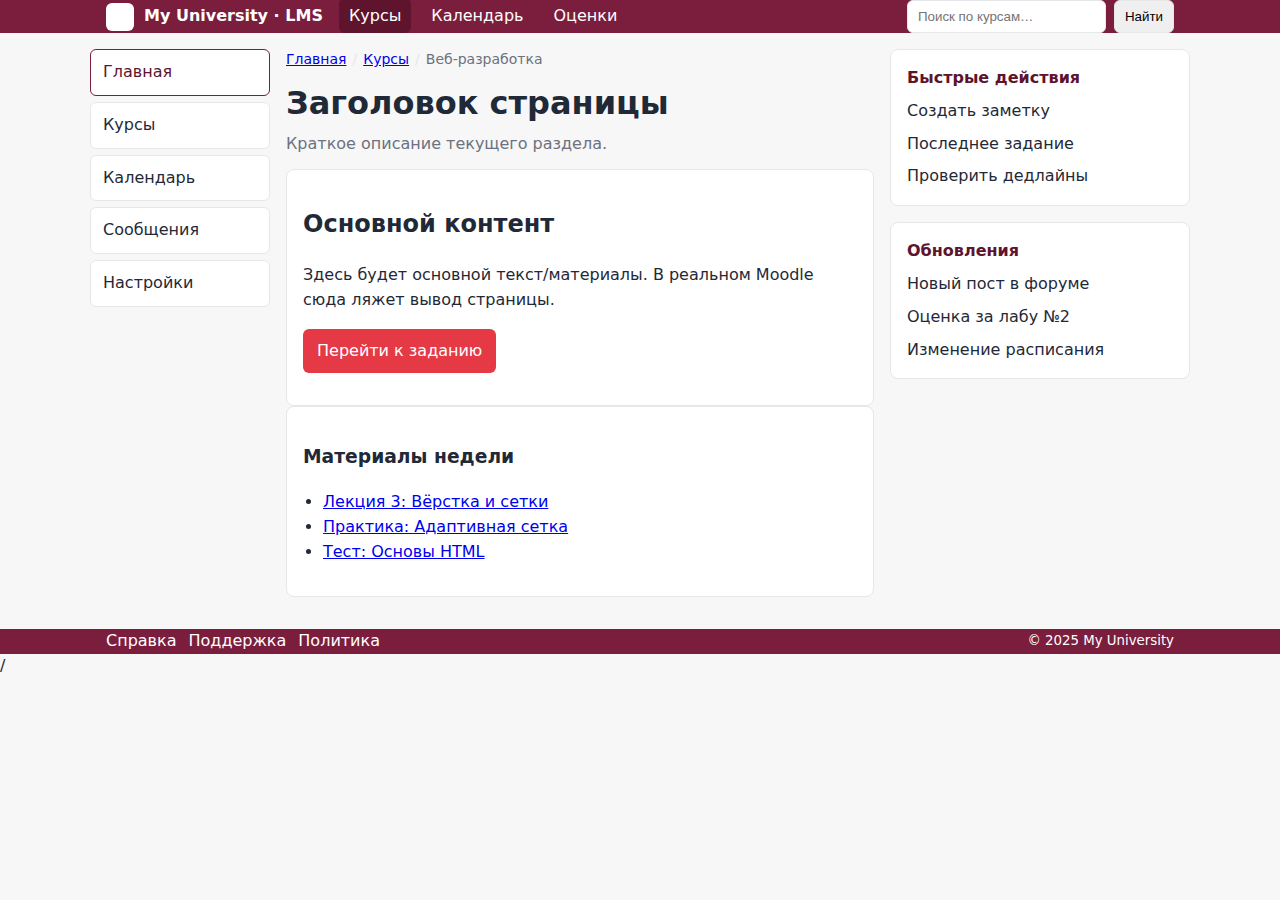
<file: index.html>
<!-- index.html -->
<!doctype html>
<html lang="ru">
<head>
    <meta charset="utf-8">
    <meta name="viewport" content="width=device-width, initial-scale=1">
    <title>Moodle Wrapper — Light Version</title>
    <link rel="stylesheet" href="style.css">
</head>
<body>
<!-- Шапка: простая, без теней/градиентов -->
<header class="site-header" role="banner">
    <div class="container row">
        <div class="brand">
            <div class="logo" aria-hidden="true"></div>
            <a class="brand-name" href="#">My University · LMS</a>
        </div>

        <nav class="topnav" aria-label="Основное меню">
            <ul>
                <li><a href="#" class="active">Курсы</a></li>
                <li><a href="#">Календарь</a></li>
                <li><a href="#">Оценки</a></li>
            </ul>
        </nav>

        <form role="search" aria-label="Поиск" class="search">
            <input type="search" placeholder="Поиск по курсам…">
            <input type="submit" value="Найти">
        </form>
    </div>
</header>

<!-- Основная сетка: простая, без эффектов -->
<div class="container app">

    <!-- Левая навигация (иконки можно заменить текстом) -->
    <nav class="sidenav" aria-label="Быстрая навигация">
        <ul>
            <li><a class="active" href="#">Главная</a></li>
            <li><a href="Courses.html">Курсы</a></li>
            <li><a href="#">Календарь</a></li>
            <li><a href="#">Сообщения</a></li>
            <li><a href="#">Настройки</a></li>
        </ul>
    </nav>

    <!-- Контент -->
    <main id="maincontent" role="main">
        <nav class="breadcrumbs" aria-label="Навигация по разделам">
            <ol>
                <li><a href="#">Главная</a></li>
                <li><a href="#">Курсы</a></li>
                <li aria-current="page">Веб‑разработка</li>
            </ol>
        </nav>

        <header class="pagehead">
            <h1>Заголовок страницы</h1>
            <p class="sub">Краткое описание текущего раздела.</p>
        </header>

        <section class="card">
            <h2>Основной контент</h2>
            <p>Здесь будет основной текст/материалы. В реальном Moodle сюда ляжет вывод страницы.</p>
            <p><a class="btn" href="#">Перейти к заданию</a></p>
        </section>

        <section class="card">
            <h3>Материалы недели</h3>
            <ul class="list">
                <li><a href="#">Лекция 3: Вёрстка и сетки</a></li>
                <li><a href="#">Практика: Адаптивная сетка</a></li>
                <li><a href="#">Тест: Основы HTML</a></li>
            </ul>
        </section>
    </main>

    <!-- Правая колонка -->
    <aside class="sidebar" aria-label="Информационная панель">
        <section class="panel">
            <h2>Быстрые действия</h2>
            <ul class="list">
                <li><a href="#">Создать заметку</a></li>
                <li><a href="#">Последнее задание</a></li>
                <li><a href="#">Проверить дедлайны</a></li>
            </ul>
        </section>

        <section class="panel">
            <h2>Обновления</h2>
            <ul class="list">
                <li><a href="#">Новый пост в форуме</a></li>
                <li><a href="#">Оценка за лабу №2</a></li>
                <li><a href="#">Изменение расписания</a></li>
            </ul>
        </section>
    </aside>
</div>

<!-- Подвал -->
<footer class="site-footer" role="contentinfo">
    <div class="container row">
        <nav aria-label="Ссылки подвала">
            <ul class="footlinks">
                <li><a href="#">Справка</a></li>
                <li><a href="#">Поддержка</a></li>
                <li><a href="#">Политика</a></li>
            </ul>
        </nav>
        <small class="copy">© 2025 My University</small>
    </div>
</footer>
</body>
</html>


/
</file>
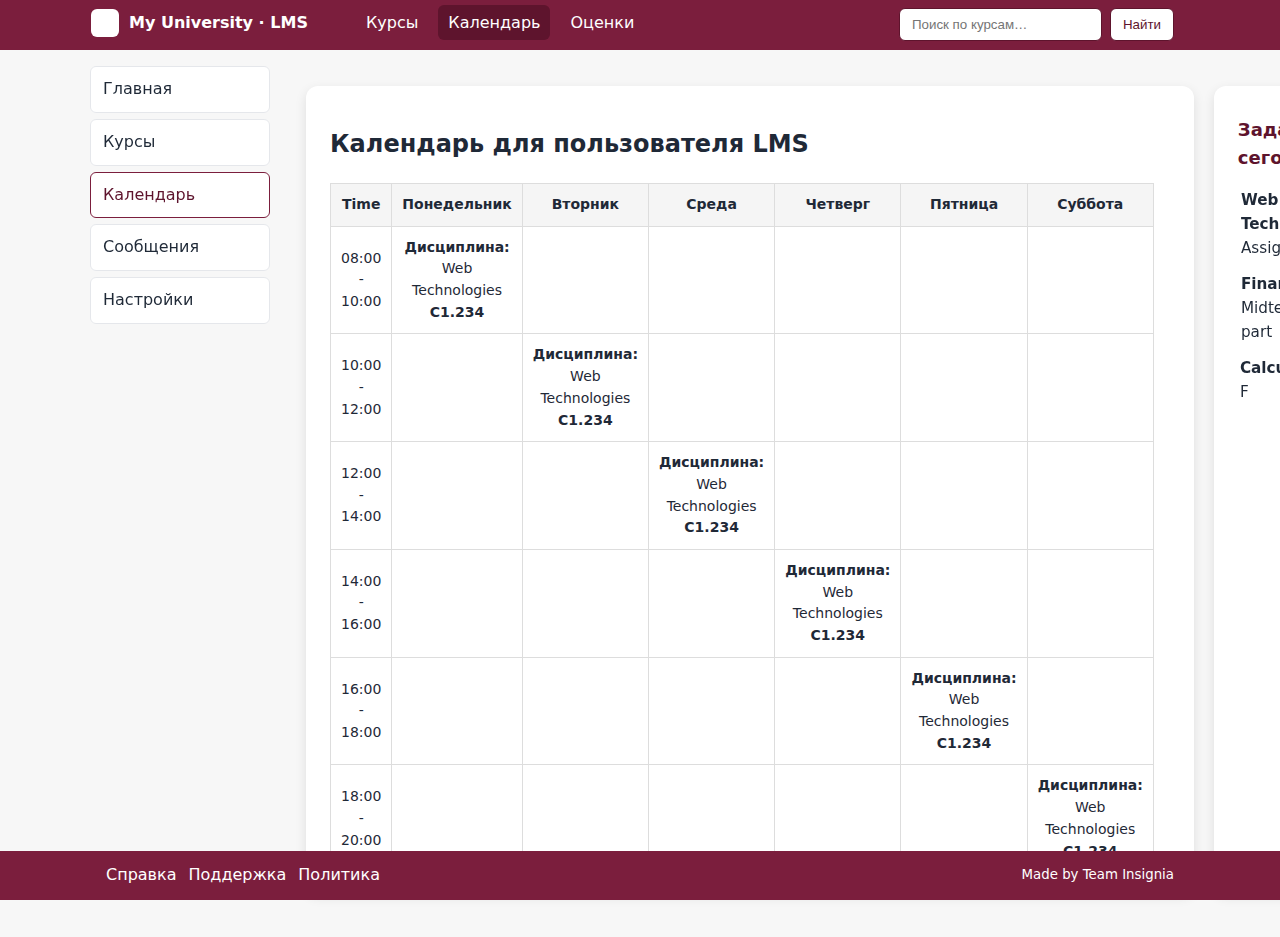
<file: calendar.html>
<!DOCTYPE html>
<html lang="ru">
<head>
    <meta charset="utf-8">
    <meta name="viewport" content="width=device-width, initial-scale=1">
    <title>Moodle Wrapper - Calendar</title>
    <link rel="stylesheet" href="courses.css">
</head>
<body>
<header class="site-header" role="banner">
    <div class="container row">
        <div class="brand">
            <div class="logo" aria-hidden="true"></div>
            <a class="brand-name" href="#">My University · LMS</a>
        </div>

        <nav class="topnav" aria-label="Основное меню">
            <ul>
                <li><a href="courses.html">Курсы</a></li>
                <li><a href="calendar.html"  class="active">Календарь</a></li>
                <li><a href="#">Оценки</a></li>
            </ul>
        </nav>

        <form role="search" aria-label="Поиск" class="search">
            <input type="search" placeholder="Поиск по курсам…">
            <input type="submit" value="Найти">
        </form>
    </div>
</header>

<div class="container app">

    <nav class="sidenav" aria-label="Быстрая навигация">
        <ul>
            <li><a href="first.html">Главная</a></li>
            <li><a href="courses.html">Курсы</a></li>
            <li><a class="active" href="calendar.html">Календарь</a></li>
            <li><a href="#">Сообщения</a></li>
            <li><a href="#">Настройки</a></li>
        </ul>
    </nav>

    <main class="Wrapper-calendar-content">
        <div class="calendar-container">

            <div class="calendar">
                <div class="site-layout-background">
                    <h2 class="ant-typography">
                        Календарь для пользователя LMS
                    </h2>
                    <div class="desktop-table">
                        <div class="ant-table-wrapper">
                            <div class="ant-spin-nested-loading">
                                <div class="ant-spin-container">
                                    <div class="ant-table ant-table-middle ant-table-bordered">
                                        <div class="ant-table-container">
                                            <div class="ant-table-content">
                                                <table>
                                                    <colgroup>
                                                        <col style="width: 10%;">
                                                        <col style="width: 15%;">
                                                        <col style="width: 15%;">
                                                        <col style="width: 15%;">
                                                        <col style="width: 15%;">
                                                        <col style="width: 15%;">
                                                        <col style="width: 15%;">
                                                    </colgroup>
                                                    <thead>
                                                    <tr>
                                                        <th>Time</th>
                                                        <th>Понедельник</th>
                                                        <th>Вторник</th>
                                                        <th>Среда</th>
                                                        <th>Четверг</th>
                                                        <th>Пятница</th>
                                                        <th>Суббота</th>
                                                    </tr>
                                                    </thead>
                                                    <tbody>
                                                    <tr>
                                                        <td>08:00 - 10:00</td>
                                                        <td><b>Дисциплина:</b> Web Technologies <b>C1.234</b></td><td></td><td></td><td></td><td></td><td></td>
                                                    </tr>
                                                    <tr>
                                                        <td>10:00 - 12:00</td>
                                                        <td></td><td><b>Дисциплина:</b> Web Technologies <b>C1.234</b></td><td></td><td></td><td></td><td></td>
                                                    </tr>
                                                    <tr>
                                                        <td>12:00 - 14:00</td>
                                                        <td></td><td></td><td><b>Дисциплина:</b> Web Technologies <b>C1.234</b></td><td></td><td></td><td></td>
                                                    </tr>
                                                    <tr>
                                                        <td>14:00 - 16:00</td>
                                                        <td></td><td></td><td></td><td><b>Дисциплина:</b> Web Technologies <b>C1.234</b></td><td></td><td></td>
                                                    </tr>
                                                    <tr>
                                                        <td>16:00 - 18:00</td>
                                                        <td></td><td></td><td></td><td></td><td><b>Дисциплина:</b> Web Technologies <b>C1.234</b></td><td></td>
                                                    </tr>
                                                    <tr>
                                                        <td>18:00 - 20:00</td>
                                                        <td></td><td></td><td></td><td></td><td></td><td><b>Дисциплина:</b> Web Technologies <b>C1.234</b></td>
                                                    </tr>
                                                    </tbody>
                                                </table>
                                            </div>
                                        </div>
                                    </div>
                                </div>
                            </div>
                        </div>
                    </div>
                </div>
            </div>

            <div class="task">
                <div class="ant-card ant-card-bordered">
                    <div class="ant-card-body">
                        <h3 class="ant-typography">Задачи на сегодня</h3>
                        <ul class="task-list">
                            <li class="task-item">
                                <a href="courses.html" for="task1"><b>Web Technologies</b> Assigment 2</a>
                            </li>
                            <li class="task-item">
                                <a href="courses.html" for="task2"><b>Finance</b> Midterm 1 part</a>
                            </li>
                            <li class="task-item">
                                <a href="courses.html" for="task3"><b>Calculus</b> <br> F</a>
                            </li>
                        </ul>
                    </div>
                </div>
            </div>
        </div>
    </main>


</div>
<footer class="site-footer" role="contentinfo">
    <div class="container row">
        <nav aria-label="Ссылки подвала">
            <ul class="footlinks">
                <li><a href="#">Справка</a></li>
                <li><a href="support.html">Поддержка</a></li>
                <li><a href="#">Политика</a></li>
            </ul>
        </nav>
        <small class="copy">Made by Team Insignia</small>
    </div>
</footer>
</body>
</html>
</file>
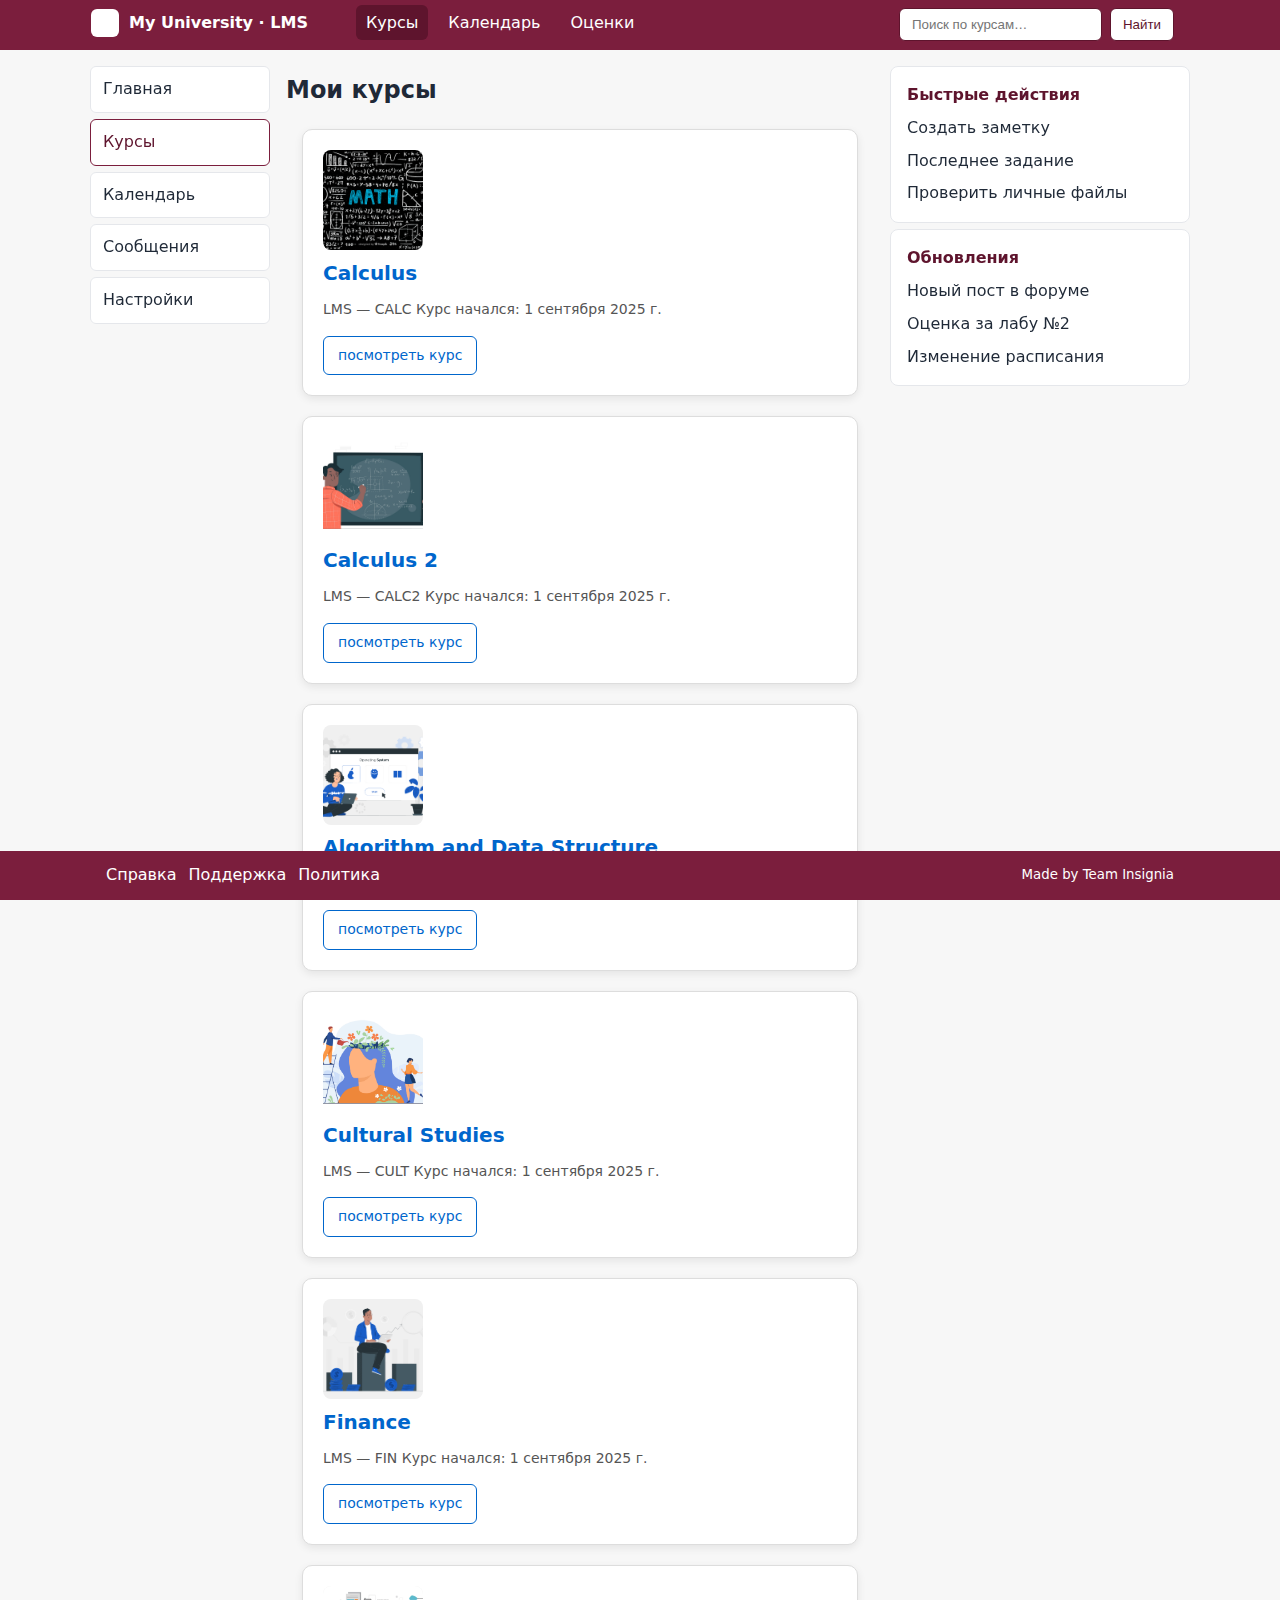
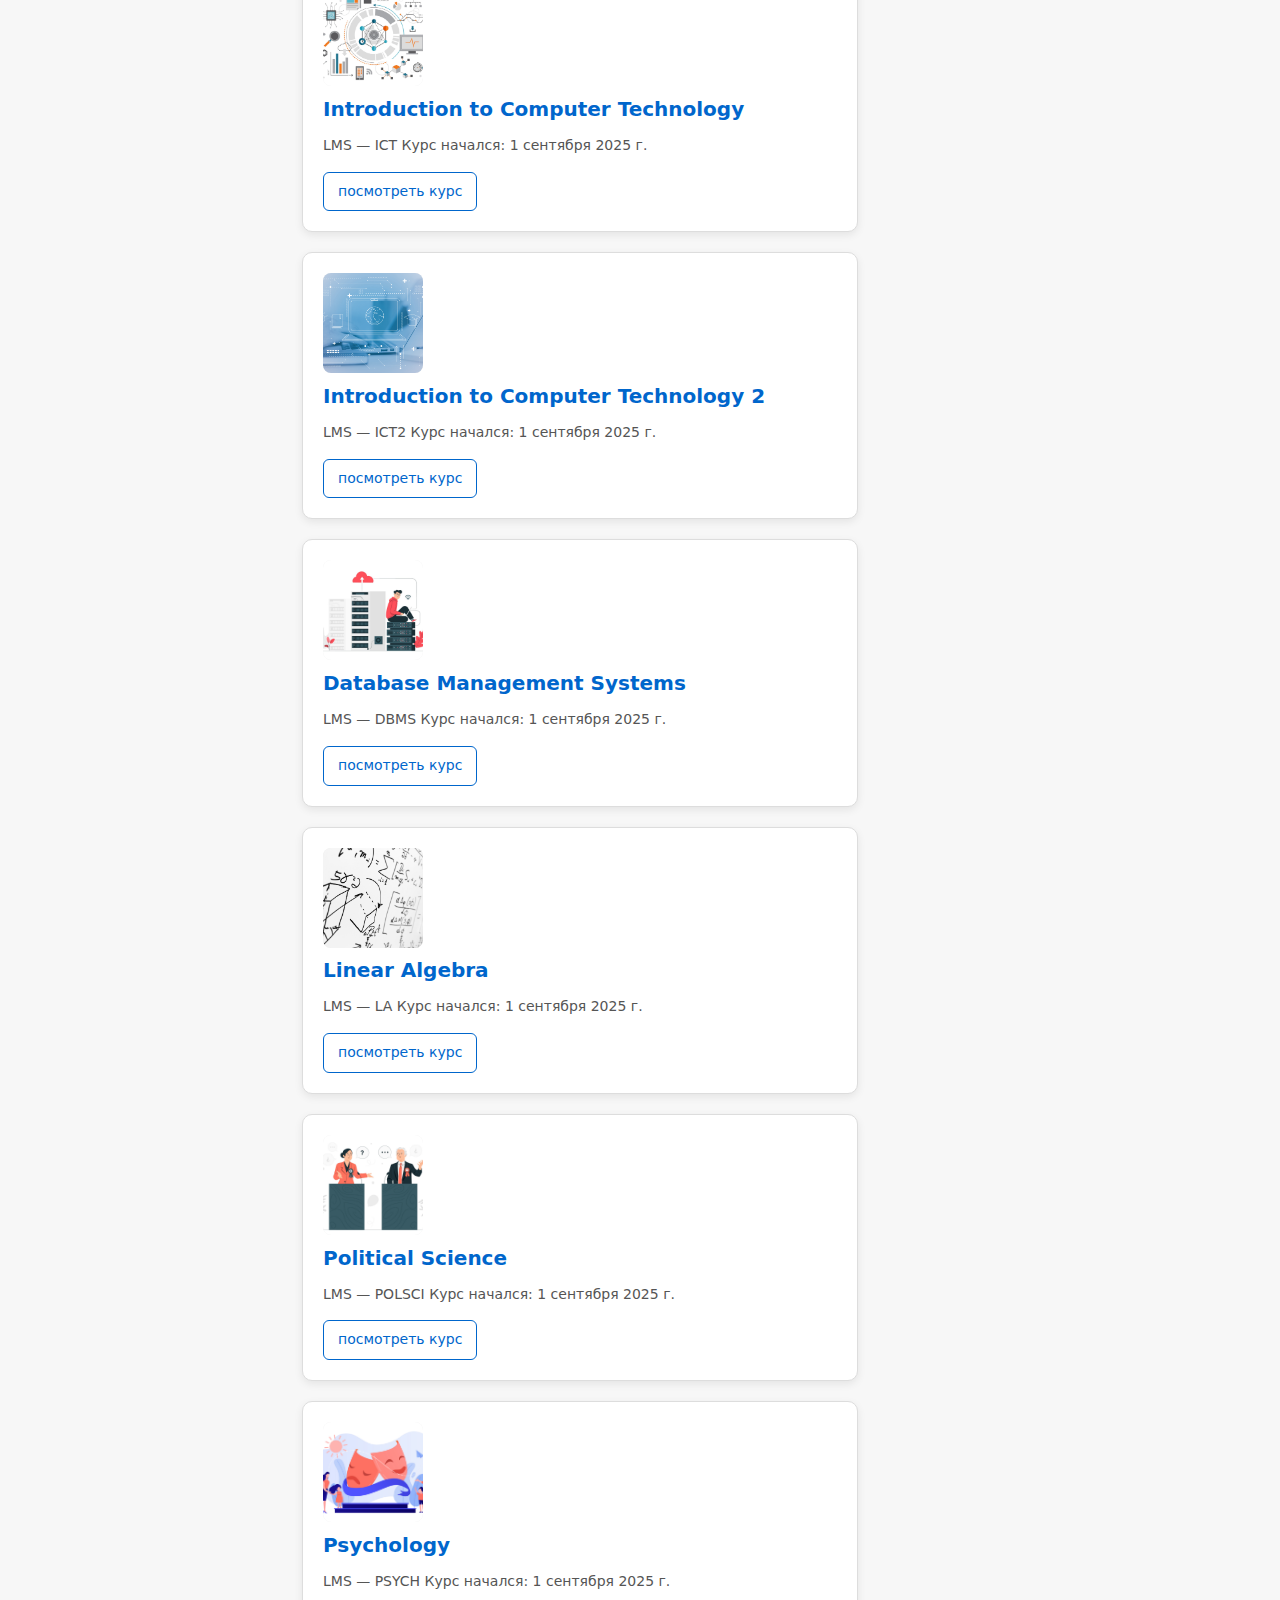
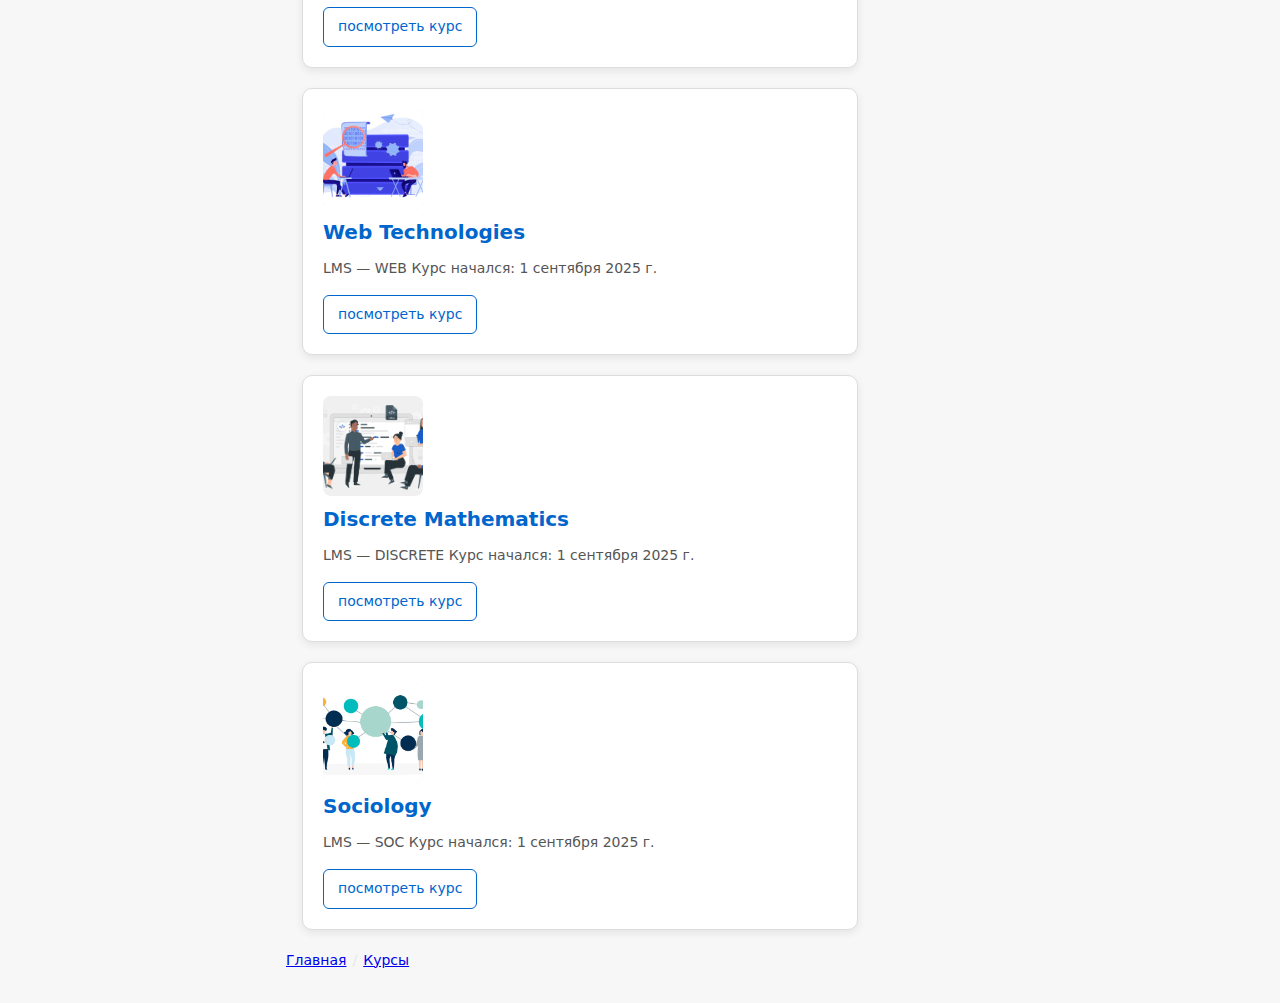
<file: courses.html>
<!doctype html>
<html lang="ru">
<head>
    <meta charset="utf-8">
    <meta name="viewport" content="width=device-width, initial-scale=1">
    <title>Moodle Wrapper — Courses</title>
    <link rel="stylesheet" href="courses.css">
</head>
<body>
<header class="site-header" role="banner">
    <div class="container row">
        <div class="brand">
            <div class="logo" aria-hidden="true"></div>
            <a class="brand-name" href="#">My University · LMS</a>
        </div>

        <nav class="topnav" aria-label="Основное меню">
            <ul>
                <li><a href="courses.html" class="active">Курсы</a></li>
                <li><a href="calendar.html">Календарь</a></li>
                <li><a href="#">Оценки</a></li>
            </ul>
        </nav>

        <form role="search" aria-label="Поиск" class="search">
            <input type="search" placeholder="Поиск по курсам…">
            <input type="submit" value="Найти">
        </form>
    </div>
</header>

<div class="container app">

    <nav class="sidenav" aria-label="Быстрая навигация">
        <ul>
            <li><a href="first.html">Главная</a></li>
            <li><a class="active" href="courses.html">Курсы</a></li>
            <li><a href="calendar.html">Календарь</a></li>
            <li><a href="#">Сообщения</a></li>
            <li><a href="#">Настройки</a></li>
        </ul>
    </nav>

    <main id="maincontent" role="main">
        <div class="main-container">
            <div class="my-courses">
                <header class="pagehead" id="courses-page-header">
                    <h2>Мои курсы</h2>
                </header>
                <ul class="my-courses-list-block">

                    <li class="course-item">
                        <div class="container">
                            <article class="course">
                                <section class="details">
                                    <div class="wrapper-course-image" aria-hidden="true">
                                        <a href="#">
                                            <img src="courses/Calculus.jpg" class="course-image" alt="Обложка курса Calculus" loading="lazy">
                                        </a>
                                    </div>
                                    <div class="wrapper-course-details">
                                        <h3 class="course-title">
                                            <a href="#" class="course-target-link">Calculus</a>
                                        </h3>
                                        <div class="course-info">
                                            <span class="info-university">LMS —</span>
                                            <span class="info-course-id">CALC</span>
                                            <span class="info-date-localized-datetime">Курс начался: 1 сентября 2025 г.</span>
                                        </div>
                                        <div class="wrapper-course-actions">
                                            <div class="course-actions">
                                                <a href="#" class="course-action-link">посмотреть курс</a>
                                            </div>
                                        </div>
                                    </div>
                                </section>
                            </article>
                        </div>
                    </li>

                    <li class="course-item">
                        <div class="container">
                            <article class="course">
                                <section class="details">
                                    <div class="wrapper-course-image" aria-hidden="true">
                                        <a href="#">
                                            <img src="courses/calculus-2.jpg" class="course-image" alt="Обложка курса Calculus 2" loading="lazy">
                                        </a>
                                    </div>
                                    <div class="wrapper-course-details">
                                        <h3 class="course-title">
                                            <a href="#" class="course-target-link">Calculus 2</a>
                                        </h3>
                                        <div class="course-info">
                                            <span class="info-university">LMS —</span>
                                            <span class="info-course-id">CALC2</span>
                                            <span class="info-date-localized-datetime">Курс начался: 1 сентября 2025 г.</span>
                                        </div>
                                        <div class="wrapper-course-actions">
                                            <div class="course-actions">
                                                <a href="#" class="course-action-link">посмотреть курс</a>
                                            </div>
                                        </div>
                                    </div>
                                </section>
                            </article>
                        </div>
                    </li>

                    <li class="course-item">
                        <div class="container">
                            <article class="course">
                                <section class="details">
                                    <div class="wrapper-course-image" aria-hidden="true">
                                        <a href="#">
                                            <img src="courses/Algorithm-data-structure.png" class="course-image" alt="Обложка курса Algorithm and Data Structure" loading="lazy">
                                        </a>
                                    </div>
                                    <div class="wrapper-course-details">
                                        <h3 class="course-title">
                                            <a href="#" class="course-target-link">Algorithm and Data Structure</a>
                                        </h3>
                                        <div class="course-info">
                                            <span class="info-university">LMS —</span>
                                            <span class="info-course-id">ADS</span>
                                            <span class="info-date-localized-datetime">Курс начался: 1 сентября 2025 г.</span>
                                        </div>
                                        <div class="wrapper-course-actions">
                                            <div class="course-actions">
                                                <a href="#" class="course-action-link">посмотреть курс</a>
                                            </div>
                                        </div>
                                    </div>
                                </section>
                            </article>
                        </div>
                    </li>

                    <li class="course-item">
                        <div class="container">
                            <article class="course">
                                <section class="details">
                                    <div class="wrapper-course-image" aria-hidden="true">
                                        <a href="#">
                                            <img src="courses/cultural-studies.jpg" class="course-image" alt="Обложка курса Cultural Studies" loading="lazy">
                                        </a>
                                    </div>
                                    <div class="wrapper-course-details">
                                        <h3 class="course-title"><a href="#" class="course-target-link">Cultural Studies</a></h3>
                                        <div class="course-info">
                                            <span class="info-university">LMS —</span>
                                            <span class="info-course-id">CULT</span>
                                            <span class="info-date-localized-datetime">Курс начался: 1 сентября 2025 г.</span>
                                        </div>
                                        <div class="wrapper-course-actions"><div class="course-actions"><a href="#" class="course-action-link">посмотреть курс</a></div></div>
                                    </div>
                                </section>
                            </article>
                        </div>
                    </li>

                    <li class="course-item">
                        <div class="container">
                            <article class="course">
                                <section class="details">
                                    <div class="wrapper-course-image" aria-hidden="true">
                                        <a href="#">
                                            <img src="courses/Finance.png" class="course-image" alt="Обложка курса Finance" loading="lazy">
                                        </a>
                                    </div>
                                    <div class="wrapper-course-details">
                                        <h3 class="course-title"><a href="#" class="course-target-link">Finance</a></h3>
                                        <div class="course-info">
                                            <span class="info-university">LMS —</span>
                                            <span class="info-course-id">FIN</span>
                                            <span class="info-date-localized-datetime">Курс начался: 1 сентября 2025 г.</span>
                                        </div>
                                        <div class="wrapper-course-actions"><div class="course-actions"><a href="#" class="course-action-link">посмотреть курс</a></div></div>
                                    </div>
                                </section>
                            </article>
                        </div>
                    </li>

                    <li class="course-item">
                        <div class="container">
                            <article class="course">
                                <section class="details">
                                    <div class="wrapper-course-image" aria-hidden="true">
                                        <a href="#">
                                            <img src="courses/ICT.webp" class="course-image" alt="Обложка курса Introduction to Computer Technology" loading="lazy">
                                        </a>
                                    </div>
                                    <div class="wrapper-course-details">
                                        <h3 class="course-title"><a href="#" class="course-target-link">Introduction to Computer Technology</a></h3>
                                        <div class="course-info">
                                            <span class="info-university">LMS —</span>
                                            <span class="info-course-id">ICT</span>
                                            <span class="info-date-localized-datetime">Курс начался: 1 сентября 2025 г.</span>
                                        </div>
                                        <div class="wrapper-course-actions"><div class="course-actions"><a href="#" class="course-action-link">посмотреть курс</a></div></div>
                                    </div>
                                </section>
                            </article>
                        </div>
                    </li>

                    <li class="course-item">
                        <div class="container">
                            <article class="course">
                                <section class="details">
                                    <div class="wrapper-course-image" aria-hidden="true">
                                        <a href="#">
                                            <img src="courses/ICT2.png" class="course-image" alt="Обложка курса Introduction to Computer Technology 2" loading="lazy">
                                        </a>
                                    </div>
                                    <div class="wrapper-course-details">
                                        <h3 class="course-title"><a href="#" class="course-target-link">Introduction to Computer Technology 2</a></h3>
                                        <div class="course-info">
                                            <span class="info-university">LMS —</span>
                                            <span class="info-course-id">ICT2</span>
                                            <span class="info-date-localized-datetime">Курс начался: 1 сентября 2025 г.</span>
                                        </div>
                                        <div class="wrapper-course-actions"><div class="course-actions"><a href="#" class="course-action-link">посмотреть курс</a></div></div>
                                    </div>
                                </section>
                            </article>
                        </div>
                    </li>

                    <li class="course-item">
                        <div class="container">
                            <article class="course">
                                <section class="details">
                                    <div class="wrapper-course-image" aria-hidden="true">
                                        <a href="#">
                                            <img src="courses/database.jpg" class="course-image" alt="Обложка курса Database Management Systems" loading="lazy">
                                        </a>
                                    </div>
                                    <div class="wrapper-course-details">
                                        <h3 class="course-title"><a href="#" class="course-target-link">Database Management Systems</a></h3>
                                        <div class="course-info">
                                            <span class="info-university">LMS —</span>
                                            <span class="info-course-id">DBMS</span>
                                            <span class="info-date-localized-datetime">Курс начался: 1 сентября 2025 г.</span>
                                        </div>
                                        <div class="wrapper-course-actions"><div class="course-actions"><a href="#" class="course-action-link">посмотреть курс</a></div></div>
                                    </div>
                                </section>
                            </article>
                        </div>
                    </li>

                    <li class="course-item">
                        <div class="container">
                            <article class="course">
                                <section class="details">
                                    <div class="wrapper-course-image" aria-hidden="true">
                                        <a href="#">
                                            <img src="courses/linear%20algebra.jpg" class="course-image" alt="Обложка курса Linear Algebra" loading="lazy">
                                        </a>
                                    </div>
                                    <div class="wrapper-course-details">
                                        <h3 class="course-title"><a href="#" class="course-target-link">Linear Algebra</a></h3>
                                        <div class="course-info">
                                            <span class="info-university">LMS —</span>
                                            <span class="info-course-id">LA</span>
                                            <span class="info-date-localized-datetime">Курс начался: 1 сентября 2025 г.</span>
                                        </div>
                                        <div class="wrapper-course-actions"><div class="course-actions"><a href="#" class="course-action-link">посмотреть курс</a></div></div>
                                    </div>
                                </section>
                            </article>
                        </div>
                    </li>

                    <li class="course-item">
                        <div class="container">
                            <article class="course">
                                <section class="details">
                                    <div class="wrapper-course-image" aria-hidden="true">
                                        <a href="#">
                                            <img src="courses/political-since.jpg" class="course-image" alt="Обложка курса Political Science" loading="lazy">
                                        </a>
                                    </div>
                                    <div class="wrapper-course-details">
                                        <h3 class="course-title"><a href="#" class="course-target-link">Political Science</a></h3>
                                        <div class="course-info">
                                            <span class="info-university">LMS —</span>
                                            <span class="info-course-id">POLSCI</span>
                                            <span class="info-date-localized-datetime">Курс начался: 1 сентября 2025 г.</span>
                                        </div>
                                        <div class="wrapper-course-actions"><div class="course-actions"><a href="#" class="course-action-link">посмотреть курс</a></div></div>
                                    </div>
                                </section>
                            </article>
                        </div>
                    </li>

                    <li class="course-item">
                        <div class="container">
                            <article class="course">
                                <section class="details">
                                    <div class="wrapper-course-image" aria-hidden="true">
                                        <a href="#">
                                            <img src="courses/psihology.jpg" class="course-image" alt="Обложка курса Psychology" loading="lazy">
                                        </a>
                                    </div>
                                    <div class="wrapper-course-details">
                                        <h3 class="course-title"><a href="#" class="course-target-link">Psychology</a></h3>
                                        <div class="course-info">
                                            <span class="info-university">LMS —</span>
                                            <span class="info-course-id">PSYCH</span>
                                            <span class="info-date-localized-datetime">Курс начался: 1 сентября 2025 г.</span>
                                        </div>
                                        <div class="wrapper-course-actions"><div class="course-actions"><a href="#" class="course-action-link">посмотреть курс</a></div></div>
                                    </div>
                                </section>
                            </article>
                        </div>
                    </li>

                    <li class="course-item">
                        <div class="container">
                            <article class="course">
                                <section class="details">
                                    <div class="wrapper-course-image" aria-hidden="true">
                                        <a href="#">
                                            <img src="courses/Web_technolosies.webp" class="course-image" alt="Обложка курса Web Technologies" loading="lazy">
                                        </a>
                                    </div>
                                    <div class="wrapper-course-details">
                                        <h3 class="course-title"><a href="#" class="course-target-link">Web Technologies</a></h3>
                                        <div class="course-info">
                                            <span class="info-university">LMS —</span>
                                            <span class="info-course-id">WEB</span>
                                            <span class="info-date-localized-datetime">Курс начался: 1 сентября 2025 г.</span>
                                        </div>
                                        <div class="wrapper-course-actions"><div class="course-actions"><a href="#" class="course-action-link">посмотреть курс</a></div></div>
                                    </div>
                                </section>
                            </article>
                        </div>
                    </li>

                    <li class="course-item">
                        <div class="container">
                            <article class="course">
                                <section class="details">
                                    <div class="wrapper-course-image" aria-hidden="true">
                                        <a href="#">
                                            <img src="courses/discrete_math.png" class="course-image" alt="Обложка курса Discrete Mathematics" loading="lazy">
                                        </a>
                                    </div>
                                    <div class="wrapper-course-details">
                                        <h3 class="course-title"><a href="#" class="course-target-link">Discrete Mathematics</a></h3>
                                        <div class="course-info">
                                            <span class="info-university">LMS —</span>
                                            <span class="info-course-id">DISCRETE</span>
                                            <span class="info-date-localized-datetime">Курс начался: 1 сентября 2025 г.</span>
                                        </div>
                                        <div class="wrapper-course-actions"><div class="course-actions"><a href="#" class="course-action-link">посмотреть курс</a></div></div>
                                    </div>
                                </section>
                            </article>
                        </div>
                    </li>

                    <li class="course-item">
                        <div class="container">
                            <article class="course">
                                <section class="details">
                                    <div class="wrapper-course-image" aria-hidden="true">
                                        <a href="#">
                                            <img src="courses/socologi.jpg" class="course-image" alt="Обложка курса Sociology" loading="lazy">
                                        </a>
                                    </div>
                                    <div class="wrapper-course-details">
                                        <h3 class="course-title"><a href="#" class="course-target-link">Sociology</a></h3>
                                        <div class="course-info">
                                            <span class="info-university">LMS —</span>
                                            <span class="info-course-id">SOC</span>
                                            <span class="info-date-localized-datetime">Курс начался: 1 сентября 2025 г.</span>
                                        </div>
                                        <div class="wrapper-course-actions"><div class="course-actions"><a href="#" class="course-action-link">посмотреть курс</a></div></div>
                                    </div>
                                </section>
                            </article>
                        </div>
                    </li>

                </ul>
            </div>
        </div>

        <nav class="breadcrumbs" aria-label="Навигация по разделам">
            <ol>
                <li><a href="first.html">Главная</a></li>
                <li><a href="courses.html">Курсы</a></li>
            </ol>
        </nav>
    </main>

    <aside class="sidebar" aria-label="Информационная панель">
        <section class="panel">
            <h2>Быстрые действия</h2>
            <ul class="list">
                <li><a href="#">Создать заметку</a></li>
                <li><a href="#">Последнее задание</a></li>
                <li><a href="#">Проверить личные файлы</a></li>
            </ul>
        </section>

        <section class="panel">
            <h2>Обновления</h2>
            <ul class="list">
                <li><a href="#">Новый пост в форуме</a></li>
                <li><a href="#">Оценка за лабу №2</a></li>
                <li><a href="#">Изменение расписания</a></li>
            </ul>
        </section>
    </aside>
</div>

<footer class="site-footer" role="contentinfo">
    <div class="container row">
        <nav aria-label="Ссылки подвала">
            <ul class="footlinks">
                <li><a href="#">Справка</a></li>
                <li><a href="support.html">Поддержка</a></li>
                <li><a href="#">Политика</a></li>
            </ul>
        </nav>
        <small class="copy">Made by Team Insignia</small>
    </div>
</footer>
</body>
</html>
</file>
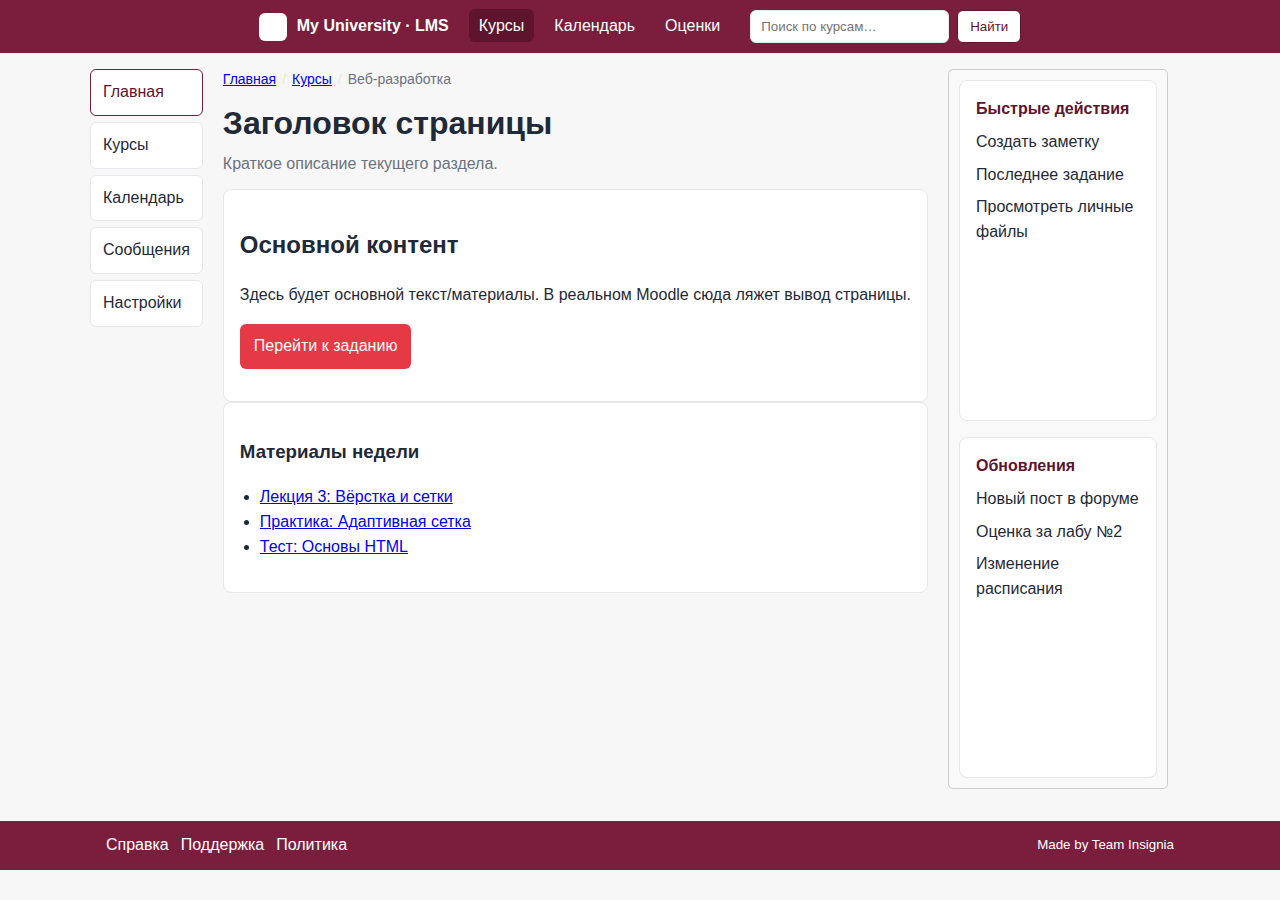
<file: first.html>
<!doctype html>
<html lang="ru">
<head>
    <meta charset="utf-8">
    <meta name="viewport" content="width=device-width, initial-scale=1">
    <title>Moodle Wrapper — Light Version</title>
    <link rel="stylesheet" href="firststyle.css">
</head>
<body>
<header class="site-header" role="banner">
    <div class="container row">
        <div class="brand">
            <div class="logo" aria-hidden="true"></div>
            <a class="brand-name" href="#">My University · LMS</a>
        </div>

        <nav class="topnav" aria-label="Основное меню">
            <ul>
                <li><a href="courses.html" class="active">Курсы</a></li>
                <li><a href="calendar.html">Календарь</a></li>
                <li><a href="#">Оценки</a></li>
            </ul>
        </nav>

        <form role="search" aria-label="Поиск" class="search">
            <input type="search" placeholder="Поиск по курсам…">
            <button type="submit">Найти</button>
        </form>
    </div>
</header>

<div class="container app">

    <nav class="sidenav" aria-label="Быстрая навигация">
        <ul>
            <li><a class="active" href="#">Главная</a></li>
            <li><a href="courses.html">Курсы</a></li>
            <li><a href="calendar.html">Календарь</a></li>
            <li><a href="#">Сообщения</a></li>
            <li><a href="#">Настройки</a></li>
        </ul>
    </nav>

    <main id="maincontent" role="main">
        <nav class="breadcrumbs" aria-label="Навигация по разделам">
            <ol>
                <li><a href="first.hmlt">Главная</a></li>
                <li><a href="courses.html">Курсы</a></li>
                <li aria-current="page">Веб‑разработка</li>
            </ol>
        </nav>

        <header class="pagehead">
            <h1>Заголовок страницы</h1>
            <p class="sub">Краткое описание текущего раздела.</p>
        </header>

        <section class="card">
            <h2>Основной контент</h2>
            <p>Здесь будет основной текст/материалы. В реальном Moodle сюда ляжет вывод страницы.</p>
            <p><a class="btn" href="#">Перейти к заданию</a></p>
        </section>

        <section class="card">
            <h3>Материалы недели</h3>
            <ul class="list">
                <li><a href="#">Лекция 3: Вёрстка и сетки</a></li>
                <li><a href="#">Практика: Адаптивная сетка</a></li>
                <li><a href="#">Тест: Основы HTML</a></li>
            </ul>
        </section>
    </main>

    <aside class="sidebar" aria-label="Информационная панель">
        <section class="panel">
            <h2>Быстрые действия</h2>
            <ul class="list">
                <li><a href="#">Создать заметку</a></li>
                <li><a href="#">Последнее задание</a></li>
                <li><a href="files.html">Просмотреть личные файлы</a></li>
            </ul>
        </section>

        <section class="panel">
            <h2>Обновления</h2>
            <ul class="list">
                <li><a href="#">Новый пост в форуме</a></li>
                <li><a href="#">Оценка за лабу №2</a></li>
                <li><a href="#">Изменение расписания</a></li>
            </ul>
        </section>
    </aside>
</div>

<footer class="site-footer" role="contentinfo">
    <div class="container row">
        <nav aria-label="Ссылки подвала">
            <ul class="footlinks">
                <li><a href="#">Справка</a></li>
                <li><a href="#">Поддержка</a></li>
                <li><a href="support.html">Политика</a></li>
            </ul>
        </nav>
        <small class="copy">Made by Team Insignia</small>
    </div>
</footer>
</body>
</html>
</file>
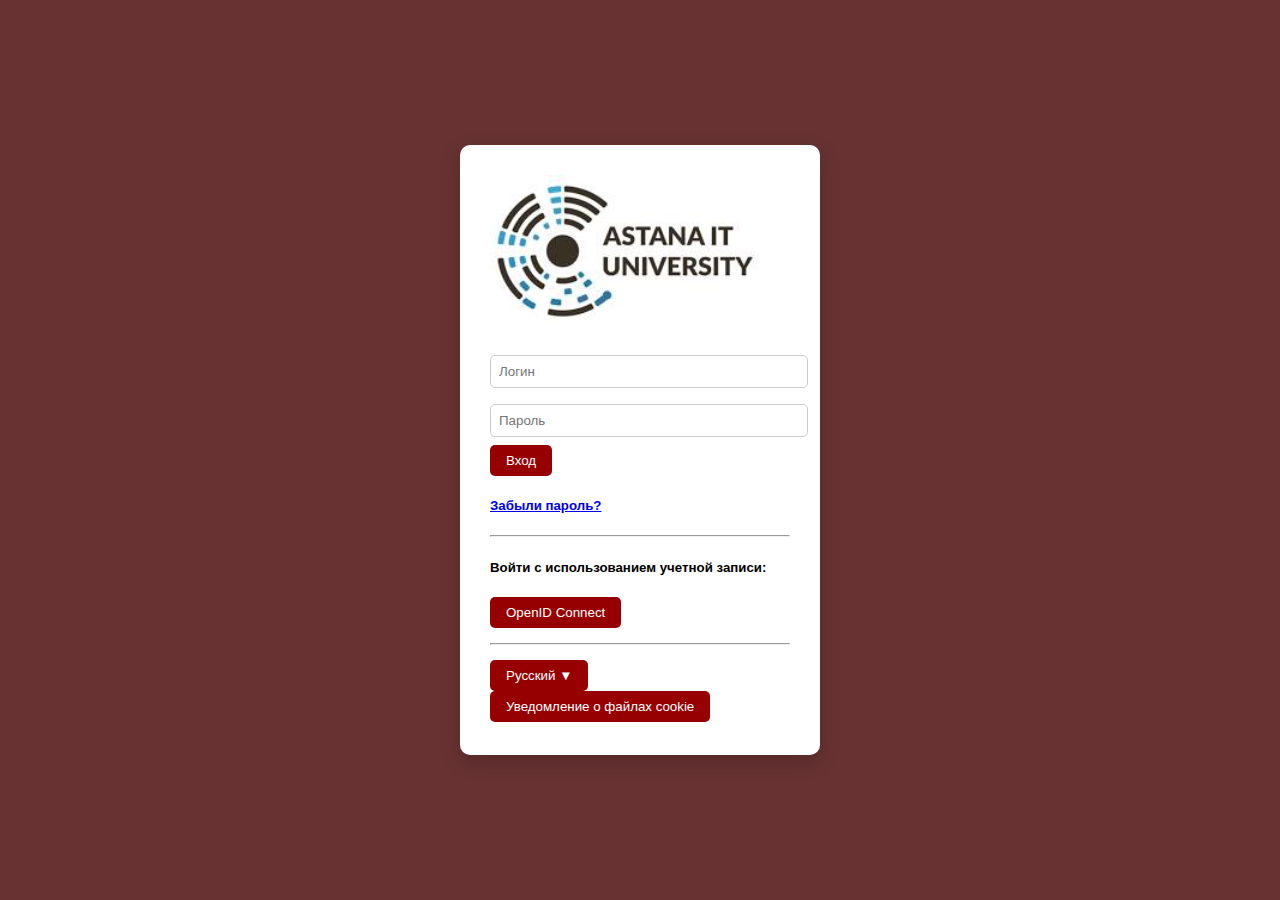
<file: hi.html>
<!DOCTYPE html>
<html lang="ru">
<head>
    <meta charset="UTF-8">
    <title>lms.astanait.edu.kz</title>
    <style>
        body {
            font-family: Arial, Helvetica, sans-serif;
            background-color: rgba(67, 0, 0, 0.804);
            margin: 0;
            padding: 0;
        }

        .login-box {
            background: white;
            padding: 30px;
            border-radius: 10px;
            box-shadow: 0 7px 20px rgba(0,0,0,0.2);
            position: absolute;
            top: 50%; left: 50%;
            transform: translate(-50%, -50%);
            width: 300px;
            height: 550px;
            text-align: left;
        }

        .login-box button {
            color: #fff;
            background-color: rgb(150, 0, 0);
            border: none;
            border-radius: 5px;
            padding: 8px 16px;
            cursor: pointer;
        }

        .login-box button:hover {
            background-color: #a00000de;
        }

        .login-box input {
            width: 100%;
            padding: 8px;
            margin: 8px 0;
            border-radius: 5px;
            border: 1px solid #ccc;
        }

        hr {
            margin: 15px 0;
        }
    </style>
</head>
<body>

<div class="login-box">
    <img src="download.jpg" alt="logo" width="270" height="150"><br><br>
    <form>
        <input type="email" placeholder="Логин"><br>
        <input type="password" placeholder="Пароль"><br>
        <button type="button">Вход</button>
    </form>
    <h5><a href="#">Забыли пароль?</a></h5>
    <hr>
    <h5>Войти с использованием учетной записи:</h5>
    <a href="first.html">
        <button type="button">OpenID Connect</button>
    </a>
    <hr>
    <button type="button">Русский ▼</button>
    <button type="button">Уведомление о файлах cookie</button>
</div>

</body>
</html>
</file>
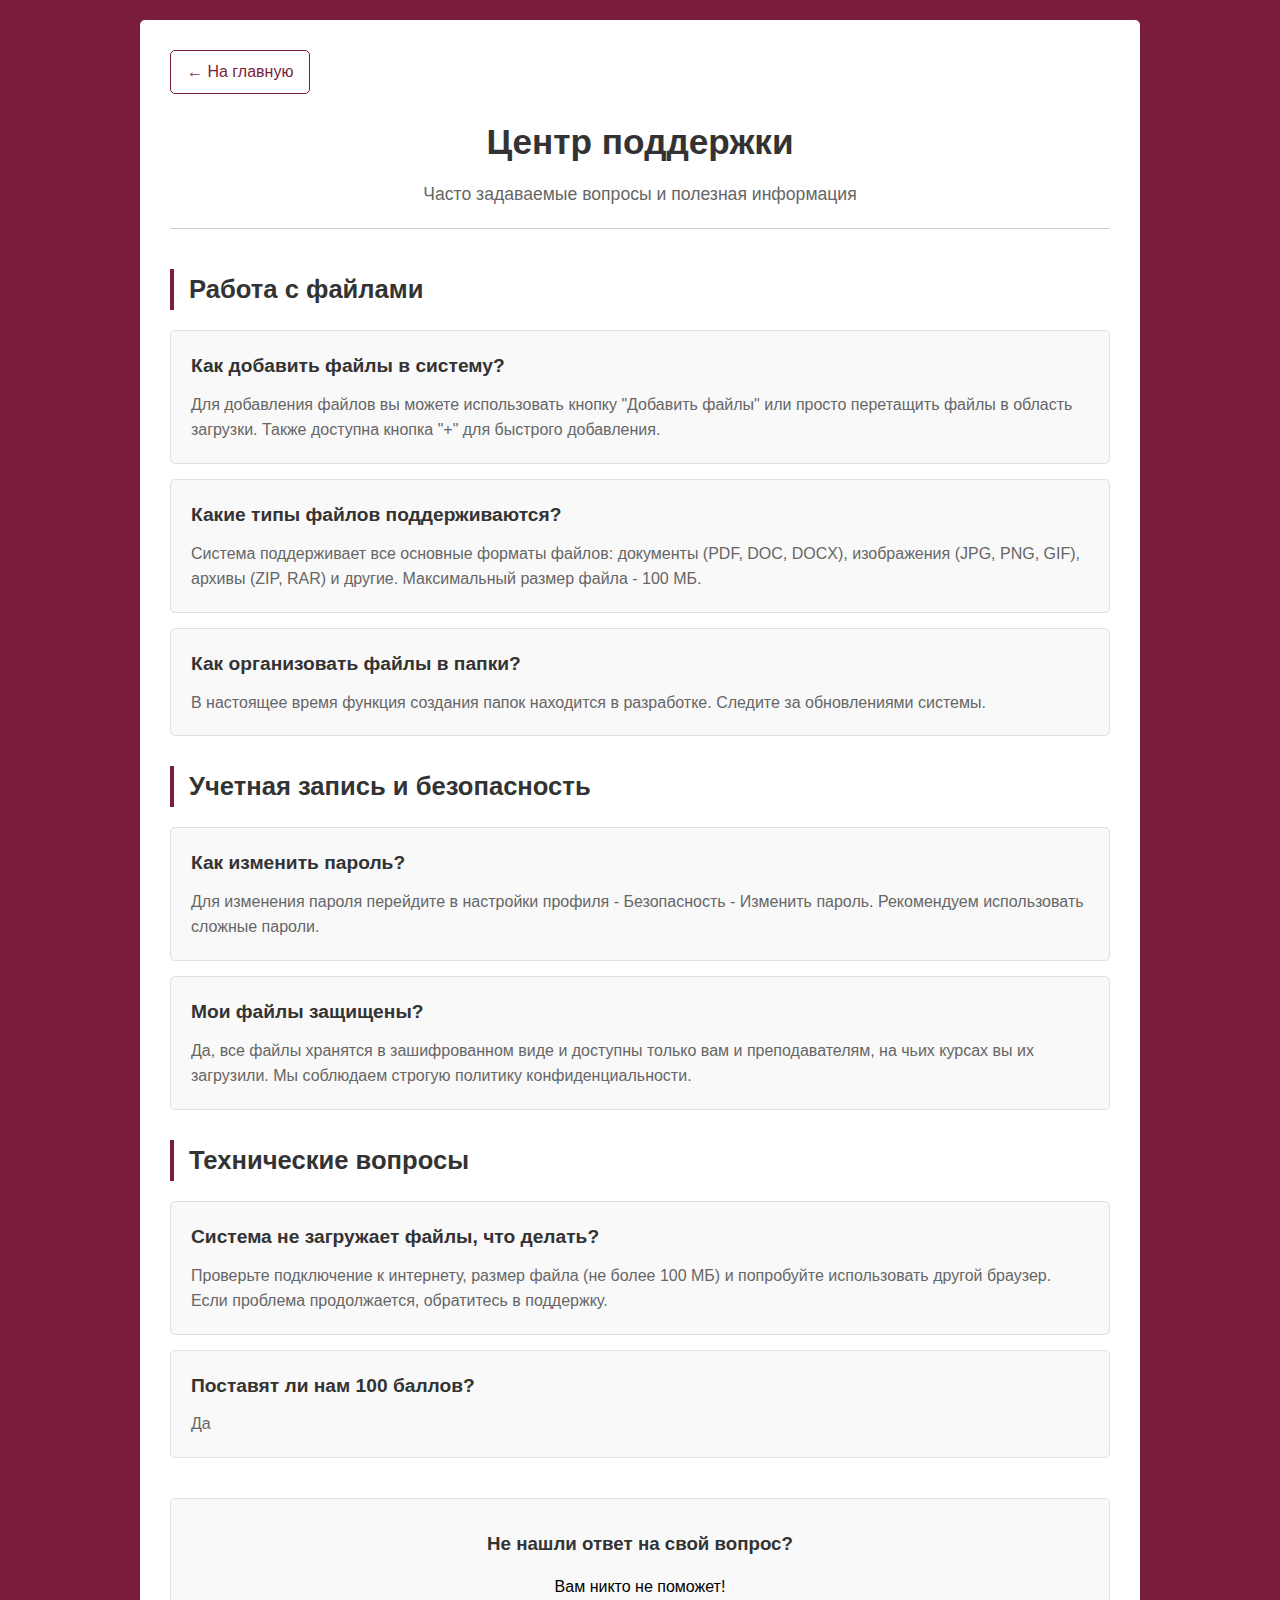
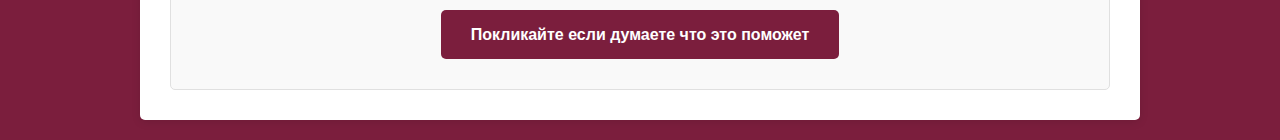
<file: support.html>
<!DOCTYPE html>
<html lang="ru">
<head>
    <meta charset="UTF-8">
    <meta name="viewport" content="width=device-width, initial-scale=1.0">
    <title>Поддержка - FAQ</title>
    <style>
        * {
            margin: 0;
            padding: 0;
            box-sizing: border-box;
        }

        body {
            font-family: Arial, Helvetica, sans-serif;
            background-color: #7b1e3d;
            color: #000;
            line-height: 1.6;
            padding: 20px;
            min-height: 100vh;
        }

        .container {
            max-width: 1000px;
            margin: 0 auto;
            background: #fff;
            border-radius: 5px;
            padding: 30px;
            box-shadow: 0 2px 10px rgba(0,0,0,0.1);
        }

        .header {
            text-align: center;
            margin-bottom: 40px;
            padding-bottom: 20px;
            border-bottom: 1px solid #ccc;
        }

        .header h1 {
            font-size: 2.2rem;
            margin-bottom: 10px;
            color: #333;
        }

        .header p {
            font-size: 1.1rem;
            color: #666;
        }

        .back-button {
            display: inline-block;
            margin-bottom: 20px;
            color: #7b1e3d;
            text-decoration: none;
            font-size: 1rem;
            padding: 8px 16px;
            border: 1px solid #7b1e3d;
            border-radius: 5px;
            transition: all 0.3s ease;
        }

        .back-button:hover {
            background-color: #7b1e3d;
            color: #fff;
        }

        .faq-section {
            margin-bottom: 30px;
        }

        .faq-section h2 {
            color: #333;
            margin-bottom: 20px;
            font-size: 1.6rem;
            border-left: 4px solid #7b1e3d;
            padding-left: 15px;
        }

        .faq-item {
            background: #f9f9f9;
            margin-bottom: 15px;
            border-radius: 5px;
            border: 1px solid #e0e0e0;
            padding: 20px;
        }

        .faq-question {
            font-size: 1.2rem;
            font-weight: bold;
            margin-bottom: 10px;
            color: #333;
        }

        .faq-answer {
            color: #666;
            line-height: 1.6;
        }

        .contact-support {
            text-align: center;
            margin-top: 40px;
            padding: 30px;
            background: #f9f9f9;
            border-radius: 5px;
            border: 1px solid #e0e0e0;
        }

        .contact-support h3 {
            color: #333;
            margin-bottom: 15px;
        }

        .contact-button {
            display: inline-block;
            background: #7b1e3d;
            color: #fff;
            padding: 12px 30px;
            text-decoration: none;
            border-radius: 5px;
            font-weight: bold;
            margin-top: 10px;
            transition: all 0.3s ease;
        }

        .contact-button:hover {
            background: #5a001c;
        }

        @media (max-width: 768px) {
            .container {
                padding: 20px;
            }

            .header h1 {
                font-size: 1.8rem;
            }

            .faq-question {
                font-size: 1.1rem;
            }
        }
    </style>
</head>
<body>
<div class="container">
    <a href="first.html" class="back-button">← На главную</a>

    <div class="header">
        <h1>Центр поддержки</h1>
        <p>Часто задаваемые вопросы и полезная информация</p>
    </div>

    <div class="faq-section">
        <h2>Работа с файлами</h2>

        <div class="faq-item">
            <div class="faq-question">Как добавить файлы в систему?</div>
            <div class="faq-answer">
                <p>Для добавления файлов вы можете использовать кнопку "Добавить файлы" или просто перетащить файлы в область загрузки. Также доступна кнопка "+" для быстрого добавления.</p>
            </div>
        </div>

        <div class="faq-item">
            <div class="faq-question">Какие типы файлов поддерживаются?</div>
            <div class="faq-answer">
                <p>Система поддерживает все основные форматы файлов: документы (PDF, DOC, DOCX), изображения (JPG, PNG, GIF), архивы (ZIP, RAR) и другие. Максимальный размер файла - 100 МБ.</p>
            </div>
        </div>

        <div class="faq-item">
            <div class="faq-question">Как организовать файлы в папки?</div>
            <div class="faq-answer">
                <p>В настоящее время функция создания папок находится в разработке. Следите за обновлениями системы.</p>
            </div>
        </div>
    </div>

    <div class="faq-section">
        <h2>Учетная запись и безопасность</h2>

        <div class="faq-item">
            <div class="faq-question">Как изменить пароль?</div>
            <div class="faq-answer">
                <p>Для изменения пароля перейдите в настройки профиля - Безопасность - Изменить пароль. Рекомендуем использовать сложные пароли.</p>
            </div>
        </div>

        <div class="faq-item">
            <div class="faq-question">Мои файлы защищены?</div>
            <div class="faq-answer">
                <p>Да, все файлы хранятся в зашифрованном виде и доступны только вам и преподавателям, на чьих курсах вы их загрузили. Мы соблюдаем строгую политику конфиденциальности.</p>
            </div>
        </div>
    </div>

    <div class="faq-section">
        <h2>Технические вопросы</h2>

        <div class="faq-item">
            <div class="faq-question">Система не загружает файлы, что делать?</div>
            <div class="faq-answer">
                <p>Проверьте подключение к интернету, размер файла (не более 100 МБ) и попробуйте использовать другой браузер. Если проблема продолжается, обратитесь в поддержку.</p>
            </div>
        </div>

        <div class="faq-item">
            <div class="faq-question">Поставят ли нам 100 баллов?</div>
            <div class="faq-answer">
                <p>Да</p>
            </div>
        </div>
    </div>

    <div class="contact-support">
        <h3>Не нашли ответ на свой вопрос?</h3>
        <p>Вам никто не поможет!</p>
        <a href="support.html" class="contact-button">Покликайте если думаете что это поможет</a>
    </div>
</div>
</body>
</html>
</file>
<file: style.css>
:root{
    --bordo: #7b1e3d; /* основной бордовый */
    --bordo-dark: #5e142d; /* тёмный бордо для ховеров */
    --accent: #e63946; /* красный акцент */
    --ink: #1f2937; /* тёмный текст */
    --muted: #6b7280; /* спокойный серый */
    --bg: #f7f7f7; /* общий фон */
    --card: #ffffff; /* фон карточек */
    --line: #e5e7eb; /* тонкая граница */
    --radius: 8px;
}
*{ box-sizing: border-box; }
body{ margin:0; font:16px/1.55 system-ui, -apple-system, Segoe UI, Roboto, Arial, sans-serif; color:var(--ink); background: var(--bg); }


.container{ max-width: 1100px; margin: 0 auto; padding: 0 16px; }
.row{ display:flex; align-items:center; gap:16px; }


/* header */
.site-header{ background: var(--bordo); color: #fff; }
.site-header .brand{ display:flex; align-items:center; gap:10px; font-weight:600; }
.logo{ width:28px; height:28px; border-radius:6px; background: #fff; }
.brand-name{ color:#fff; text-decoration:none; }


.topnav ul{ list-style:none; margin:0; padding:0; display:flex; gap:10px; }
.topnav a{ color:#fff; text-decoration:none; padding:8px 10px; border-radius:6px; }
.topnav a:hover, .topnav a.active{ background: var(--bordo-dark); }


.search{ margin-left:auto; display:flex; gap:8px; }
.search input{ padding:8px 10px; border:1px solid var(--line); border-radius:6px; }
.search button{ padding:8px 12px; border:1px solid var(--bordo-dark); background: #fff; color: var(--bordo-dark); border-radius:6px; cursor:pointer; }
.search button:hover{ background:#f3f4f6; }


/* app grid */
.app{ display:grid; grid-template-columns: 180px 1fr 300px; gap:16px; padding:16px 0 24px; }
@media (max-width: 1000px){ .app{ grid-template-columns: 160px 1fr; } .sidebar{ display:none; } }


/* side nav */
.sidenav{ align-self:start; position:sticky; top:12px; }
.sidenav ul{ list-style:none; margin:0; padding:0; display:grid; gap:6px; }
.sidenav a{ display:block; padding:10px 12px; border:1px solid var(--line); border-radius:6px; text-decoration:none; color: var(--ink); background: #fff; }
.sidenav a:hover, .sidenav a.active{ border-color: var(--bordo); color: var(--bordo-dark); }


/* main */
.breadcrumbs{ color: var(--muted); font-size:14px; }
.breadcrumbs ol{ list-style:none; display:flex; gap:6px; padding:0; margin:0 0 8px; }
.breadcrumbs li::after{ content:"/"; margin-left:6px; color: var(--line); }
.breadcrumbs li:last-child::after{ content:""; }
.pagehead h1{ margin: 6px 0 4px; }
.pagehead .sub{ margin:0 0 12px; color: var(--muted); }


.card{ background: var(--card); border:1px solid var(--line); border-radius: var(--radius); padding:16px; }
.list{ list-style:disc; padding-left:20px; }


.btn{ display:inline-block; padding:10px 14px; border-radius:6px; background: var(--accent); color:#fff; text-decoration:none; }
.btn:hover{ background:#cf2d3a; }


/* right sidebar */
.sidebar{ align-self:start; position:sticky; top:12px; display:grid; gap:16px; }
.panel{ background: var(--card); border:1px solid var(--line); border-radius: var(--radius); padding:16px; }
.panel h2{ margin:0 0 8px; font-size:16px; color: var(--bordo-dark); }
.panel .list{ list-style:none; padding:0; margin:0; display:grid; gap:8px; }
.panel .list a{ color: var(--ink); text-decoration:none; }
.panel .list a:hover{ color: var(--bordo-dark); }


/* footer */
.site-footer{ background: var(--bordo); color:#fff; margin-top: 8px; }
.footlinks{ list-style:none; margin:0; padding:0; display:flex; gap:12px; }
.footlinks a{ color:#fff; text-decoration:none; }
.copy{ margin-left:auto; }
</file>
<file: courses.css>
:root{
    --bordo: #7b1e3d;
    --bordo-dark: #5e142d;
    --accent: #e63946;
    --ink: #1f2937;
    --muted: #6b7280;
    --bg: #f7f7f7;
    --card: #ffffff;
    --line: #e5e7eb;
    --radius: 8px;
}
*{ box-sizing: border-box; }
body{ margin:0; font:16px/1.55 system-ui, -apple-system, Segoe UI, Roboto, Arial, sans-serif; color:var(--ink); background: var(--bg); }


.container{ max-width: 1100px; margin: 0 auto; padding: 0 16px; }
.row{ display:flex; align-items:center; gap:16px; }


.site-header{ height:50px; background: var(--bordo); color: #fff; }
.site-header .brand{margin-left: -15px; display:flex; align-items:center; gap:10px; font-weight:600; }
.logo{margin-top: 5px; width:28px; height:28px; border-radius:6px; background: #fff; }
.brand-name{margin-top: 5px; color:#fff; text-decoration:none; }

.topnav { margin-left:32px; margin-top: 5px;}
.topnav ul{ list-style:none; margin:0; padding:0; display:flex; gap:10px; }
.topnav a{ color:#fff; text-decoration:none; padding:8px 10px; border-radius:6px; }
.topnav a:hover, .topnav a.active{ background: var(--bordo-dark); }


.search{ margin-left:auto; display:flex; gap:8px; margin-top: 8px;}
.search input{ padding:8px 12px; border:1px solid var(--bordo-dark); background: #fff; color: var(--bordo-dark); border-radius:6px; cursor:pointer; }
.search input:hover{ background:#f3f4f6; }

.my-courses-list-block {list-style: none;padding: 0;margin: 20px auto;max-width: 900px;}
.my-courses-list-block .course {display: flex;flex-direction: row;align-items: flex-start;background:
        #fff;border: 1px solid #ddd;border-radius: 10px;padding: 20px;box-shadow: 0 3px 8px
rgba(0, 0, 0, 0.08);transition: 0.2s ease-in-out;}
.my-courses-list-block .course-item {margin-bottom: 20px;}
.my-courses-list-block .wrapper-course-image {margin-right: 20px;flex-shrink: 0;}
.my-courses-list-block .course-image {width: 100px;height: 100px;object-fit: cover;border-radius: 8px;background: #f0f0f0;}
.my-courses-list-block .wrapper-course-details {flex: 1;}
.my-courses-list-block .course-title {margin: 0 0 10px;font-size: 20px;font-weight: bold;color: #0066cc;}
.my-courses-list-block .course-title a {text-decoration: none;color: inherit;}
.my-courses-list-block .course-info {font-size: 14px;color: #555;margin-bottom: 15px;}
.my-courses-list-block .wrapper-course-actions {margin-top: 10px;}
.my-courses-list-block .course-action-link {display: inline-block;padding: 8px 14px;border: 1px solid #0066cc;border-radius: 6px;color: #0066cc;text-decoration: none;font-size: 14px;transition: 0.2s;}
.my-courses-list-block .course-action-link:hover {background: #0066cc;color: white;}

.app{ display:grid; grid-template-columns: 180px 1fr 300px; gap:16px; padding:16px 0 24px; }
@media (max-width: 1000px){ .app{ grid-template-columns: 160px 1fr; } .sidebar{ display:none; } }

.Wrapper-calendar-content .calendar-container {
    display: grid;
    grid-template-columns: 3fr 1fr;
    gap: 20px;
    padding: 20px;
}

.Wrapper-calendar-content .calendar {
    background: #fff;
    border-radius: 12px;
    box-shadow: 0 4px 12px rgba(0,0,0,0.1);
    padding: 20px;
    padding-left: 24px;
    padding-right: 40px;
}

.Wrapper-calendar-content table {
    width: 100%;
    border-collapse: collapse;
    text-align: center;
    font-size: 14px;
}

.Wrapper-calendar-content th,
.Wrapper-calendar-content td {
    border: 1px solid #ddd;
    padding: 10px;
}

.Wrapper-calendar-content th {
    background: #f5f5f5;
    font-weight: 600;
}

.Wrapper-calendar-content .task {
    background: #fff;
    border-radius: 12px;
    box-shadow: 0 4px 12px rgba(0,0,0,0.1);
    padding: 12px;
    padding-left: 24px;
    padding-right: 24px;
}

.Wrapper-calendar-content .task h3 {
    margin-bottom: 15px;
    font-size: 18px;
    color: var(--bordo-dark);
}

.Wrapper-calendar-content .task-list {
    list-style: none;
    padding: 0;
    margin: 0;
}

.Wrapper-calendar-content .task-item {
    margin-bottom: 10px;
    display: flex;
    align-items: center;
}

.Wrapper-calendar-content .task-item a {
    margin-right: 10px;
    transform: scale(0.95);
    text-decoration: none;
    color: var(--ink);
}

.breadcrumbs{ color: var(--muted); font-size:14px;  }
.breadcrumbs ol{ list-style:none; display:flex; gap:6px; padding:0; margin:0 0 8px; }
.breadcrumbs li::after{ content:"/"; margin-left:6px; color: var(--line); }
.breadcrumbs li:last-child::after{ content:""; }
.pagehead h1{ margin: 6px 0 4px; }
.pagehead h2{ margin: 6px 0 4px; }
.pagehead .sub{ margin:0 0 12px; color: var(--muted); }



.card{ background: var(--card); border:1px solid var(--line); border-radius: var(--radius); padding:16px; }
.list{ list-style:disc; padding-left:20px; }


.btn{ display:inline-block; padding:10px 14px; border-radius:6px; background: var(--accent); color:#fff; text-decoration:none; }
.btn:hover{ background:#cf2d3a; }


.sidebar { align-self:start; position:sticky; top:12px; }
.panel {margin-bottom:6px; background: var(--card);border: 1px solid var(--line);border-radius: var(--radius);padding: 16px;}
.panel h2 {margin: 0 0 8px;font-size: 16px;color: var(--bordo-dark);}
.panel .list {list-style: none;padding: 0;margin: 0;display: grid;gap: 8px;}
.panel .list a {color: var(--ink);text-decoration: none;}
.panel .list a:hover {color: var(--bordo-dark);}

.sidenav{ align-self:start; position:sticky; top:12px; }
.sidenav ul{ list-style:none; margin:0; padding:0; display:grid; gap:6px; }
.sidenav a{ display:block; padding:10px 12px; border:1px solid var(--line); border-radius:6px; text-decoration:none; color: var(--ink); background: #fff; }
.sidenav a:hover, .sidenav a.active{ border-color: var(--bordo); color: var(--bordo-dark); }



.site-footer {background: var(--bordo);color: #fff;position: fixed;left: 0;bottom: 0;width: 100%;padding: 12px 0;}


.footlinks{ list-style:none; margin:0; padding:0; display:flex; gap:12px; }
.footlinks a{ color:#fff; text-decoration:none; }
.copy{ margin-left:auto; }
</file>
<file: firststyle.css>
:root{
    --bordo: #7b1e3d;
    --bordo-dark: #5e142d;
    --accent: #e63946;
    --ink: #1f2937;
    --muted: #6b7280;
    --bg: #f7f7f7;
    --card: #ffffff;
    --line: #e5e7eb;
    --radius: 8px;
}
*{ box-sizing: border-box; }
body{ margin:0; font:16px/1.55 system-ui, -apple-system, Segoe UI, Roboto, Arial, sans-serif; color:var(--ink); background: var(--bg); }

/* --- Новые стили для логотипа и верхней панели --- */
.top-bar {
    display: flex;
    justify-content: space-between;
    align-items: center;
    padding: 10px 20px;
    border-bottom: 1px solid var(--line);
    margin-bottom: 10px;
}

.header-logo {
    height: 40px; /* Задает небольшой размер */
    width: auto;
    display: block;
}

.top-right-buttons {
    margin-top: 0;
    gap: 15px;
}
/* --- Конец новых стилей --- */

.container{ max-width: 1100px; margin: 0 auto; padding: 0 16px; }
.row{ display:flex; align-items:center; gap:16px; }


.site-header{ background: var(--bordo); color: #fff; padding: 10px 16px; }
.site-header .brand{ display:flex; align-items:center; gap:10px; font-weight:600; }
.logo{ width:28px; height:28px; border-radius:6px; background: #fff; }
.brand-name{ color:#fff; text-decoration:none; }


.topnav ul{ list-style:none; margin:0; padding:0; display:flex; gap:10px; }
.topnav a{ color:#fff; text-decoration:none; padding:8px 10px; border-radius:6px; }
.topnav a:hover, .topnav a.active{ background: var(--bordo-dark); }


.search{ margin-left:auto; display:flex; gap:8px; }
.search input{ padding:8px 10px; border:1px solid var(--line); border-radius:6px; }
.search button{ padding:8px 12px; border:1px solid var(--bordo-dark); background: #fff; color: var(--bordo-dark); border-radius:6px; cursor:pointer; }
.search button:hover{ background:#f3f4f6; }


.app{ display:grid; grid-template-columns: 180px 1fr 300px; gap:16px; padding:16px 0 24px; }
@media (max-width: 1000px){ .app{ grid-template-columns: 160px 1fr; } .sidebar{ display:none; } }


.sidenav{ align-self:start; position:sticky; top:12px; }
.sidenav ul{ list-style:none; margin:0; padding:0; display:grid; gap:6px; }
.sidenav a{ display:block; padding:10px 12px; border:1px solid var(--line); border-radius:6px; text-decoration:none; color: var(--ink); background: #fff; }
.sidenav a:hover, .sidenav a.active{ border-color: var(--bordo); color: var(--bordo-dark); }


.breadcrumbs{ color: var(--muted); font-size:14px; }
.breadcrumbs ol{ list-style:none; display:flex; gap:6px; padding:0; margin:0 0 8px; }
.breadcrumbs li::after{ content:"/"; margin-left:6px; color: var(--line); }
.breadcrumbs li:last-child::after{ content:""; }
.pagehead h1{ margin: 6px 0 4px; }
.pagehead .sub{ margin:0 0 12px; color: var(--muted); }


.card{ background: var(--card); border:1px solid var(--line); border-radius: var(--radius); padding:16px; }
.list{ list-style:disc; padding-left:20px; }


.btn{ display:inline-block; padding:10px 14px; border-radius:6px; background: var(--accent); color:#fff; text-decoration:none; border: none; cursor: pointer; }
.btn:hover{ background:#cf2d3a; }

.sidebar{ align-self:flex-start; position:sticky; top:12px; display:grid; gap:16px; }
.panel{ background: var(--card); border:1px solid var(--line); border-radius: var(--radius); padding:16px; }
.panel h2{ margin:0 0 8px; font-size:16px; color: var(--bordo-dark); }
.panel .list{ list-style:none; padding:0; margin:0; display:grid; gap:8px; }
.panel .list a{ color: var(--ink); text-decoration:none; }
.panel .list a:hover{ color: var(--bordo-dark); }

.site-footer{ background: var(--bordo); color:#fff; margin-top: 8px; padding: 12px 16px; }
.footlinks{ list-style:none; margin:0; padding:0; display:flex; gap:12px; }
.footlinks a{ color:#fff; text-decoration:none; }
.copy{ margin-left:auto; }
        button:hover {
  background-color: #a00000de;
}

        button {
            color: #ffffff;
            background-color: rgb(150, 0, 0);
            border:none;
            border-radius: 5px
        }
         body {
      font-family:Arial, Helvetica, sans-serif;
    }
    .login-box {
      background: white;
      padding: 30px;
      border-radius: 10px;
      box-shadow: 0 7px 20px rgba(0,0,0,0.2);
      position: absolute;
      top: 50%; left: 50%;
      transform: translate(-50%, -50%);
      width: 300px;
      height: 450px;
      text-align: left;
    }

    hr {
        margin: 15px 0;
    }
        body{
      font-family:Arial, Helvetica, sans-serif;
    }

    .button-size{
        font-size: 40px;
        background-color: #efefef;
        border-radius: 5px
    }

    .button-row {
     display: flex;
     justify-content: space-between;
     margin-top: 20px;
}

    button {
        color: #000000;
        border:none;
        background-color: none;
        }

button:hover {
  color: #0000008e;
}

.but_log{
    color: white;
    text-decoration: none;
    inherits: none;
}

.box {
  border: 1px solid #ccc;
  padding: 15px;
  border-radius: 5px;
  background: #fff;
  margin: 10px 0;
  text-align: left;
}

.sidebar {
  width: 20%;
  min-height: 80vh;
  border-radius: 5px;
  border: 1px solid #ccc;
  padding: 10px;
  box-sizing: border-box;
  background: #f9f9f9;
  color: #540000;
}

.mainbox {
  width: 78%;
  min-height: 80vh;
  border-radius: 5px;
  border: 1px solid #ccc;
  padding: 10px;
  box-sizing: border-box;
  background: #f9f9f9;
  text-align: left;
}

.container{
    display: flex;
    gap: 20px;
}

.filedrop{
  width: 30;
  min-height: 40vh;
  border-radius: 5px;
  border: 1px solid #ccc;
  padding: 10px;
  box-sizing: border-box;
  background: #f9f9f9;
  text-align: center;
}

.login-page {
    background-color: var(--bordo-dark); 
}

.login-box {
    padding: 30px;
    box-shadow: 0 7px 20px rgba(0,0,0,0.4);
    position: absolute;
    top: 50%;
    left: 50%;
    transform: translate(-50%, -50%);
    width: 340px; 
    height: auto; 
    text-align: center; 
    display: flex;
    flex-direction: column;
    gap: 10px;
}

.logo-container {
    text-align: center;
    margin-bottom: 10px;
}

.login-logo {
    max-width: 100%;
    height: auto;
    margin-bottom: 10px;
}

.login-input {
    width: 100%;
    padding: 10px 12px;
    border: 1px solid var(--line);
    border-radius: var(--radius);
    margin-bottom: 5px; 
}

.login-btn {
    width: 100%;
    margin-top: 10px;
    padding: 12px 14px;
    background: var(--bordo); 
    border: none;
}
.login-btn:hover {
    background: var(--bordo-dark);
}

.login-openid-btn {
    width: 100%;
    padding: 10px 14px;
    background: var(--card); 
    color: var(--bordo-dark); 
    border: 1px solid var(--bordo); 
    text-align: center;
    cursor: pointer;
}
.login-openid-btn:hover {
    background: var(--line); 
}

.forgot-password {
    text-align: left;
    margin: 5px 0 10px 0;
    font-size: 14px;
}
.forgot-password a {
    color: var(--bordo); 
    text-decoration: none;
}
.forgot-password a:hover {
    color: var(--bordo-dark);
    text-decoration: underline;
}

.login-or {
    margin: 5px 0 5px 0;
    font-size: 14px;
    color: var(--ink);
    text-align: left;
}

.login-divider {
    border: none;
    border-top: 1px solid var(--line);
    margin: 10px 0;
}

.text-btn {
    background: none;
    border: none;
    color: var(--muted);
    font-size: 12px;
    padding: 5px;
    cursor: pointer;
}
.text-btn:hover {
    color: var(--ink);
}

.site-header {
    display: flex;
    justify-content: space-between;
    align-items: center;
}

.button-row {
    display: flex;
    justify-content: space-between;
    margin-top: 20px;
}
</file>
